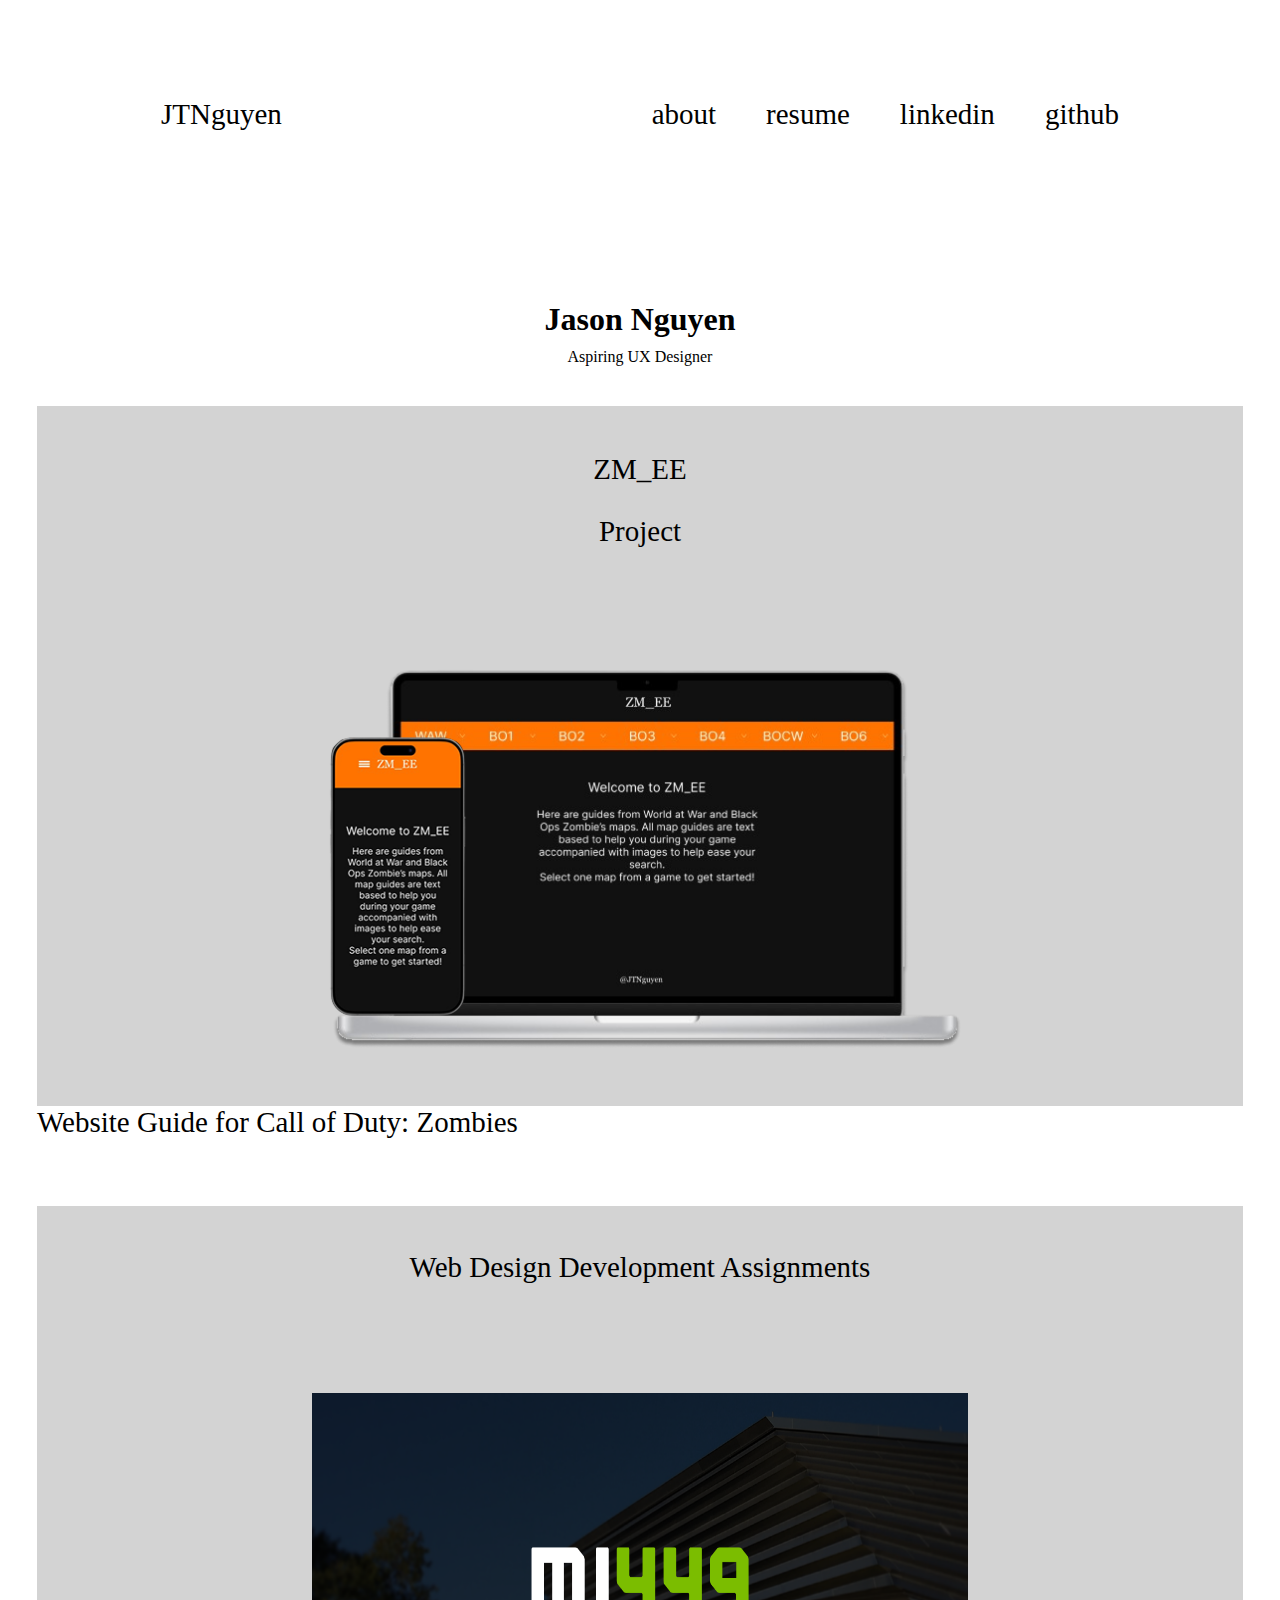
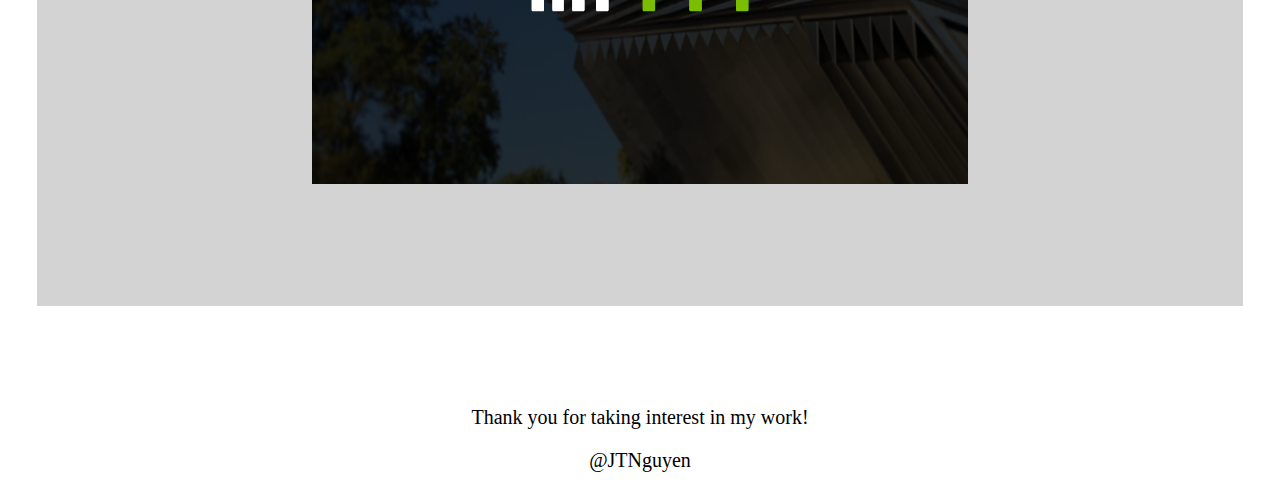
<file: index.html>
<!DOCTYPE html>
<html lang="en">
<head>
    <meta charset="UTF-8">
    <link rel="stylesheet" href="style.css">
    <meta name="viewport" content="width=device-width, initial-scale=1.0">
    <title>JTNguyen</title>
</head>
<body>
    <header>
        <h1><a href="index.html">JTNguyen</a></h1>
            <nav>
                <ul>
                    <li><a title="about page" href="about.html">about</a></li>
                    <li><a title="resume" href="Resume_JTNguyen.pdf">resume</a></li>
                    <li><a title="linkedin" href="https://www.linkedin.com/in/jason-nguyen-b04aa32a9/">linkedin</a></li>
                    <li><a title="github" href="https://github.com/jasonnguyen11141">github</a></li>
                </ul>
            </nav>
    </header>
    <div class="name">
        <h2>Jason Nguyen</h2>
        <p>Aspiring UX Designer</p>
    </div>
    <section class="zmee"><a href="zmee.html">
        <p class="top">ZM_EE</p>
        <p class="bottom">Project</p>
        <img src="Images/ZMEE/ZMEEhome.png" alt="zmee Project" width="656" height="391"> 
        <div class="zmeeDesc">
            <p>Website Guide for Call of Duty: Zombies</p>
        </div>
    </a></section>
    <section class="MI449"><a href="MI449.html">
        <p class="title" >Web Design Development Assignments</p>
        <img src="Images/mi449banner.png" alt="MI449 banner" width="656" height="391">
    </a></section>
    <footer>
        <p>Thank you for taking interest in my work!</p>
        <p>@JTNguyen</p>
    </footer>
</body>
</html>
</file>
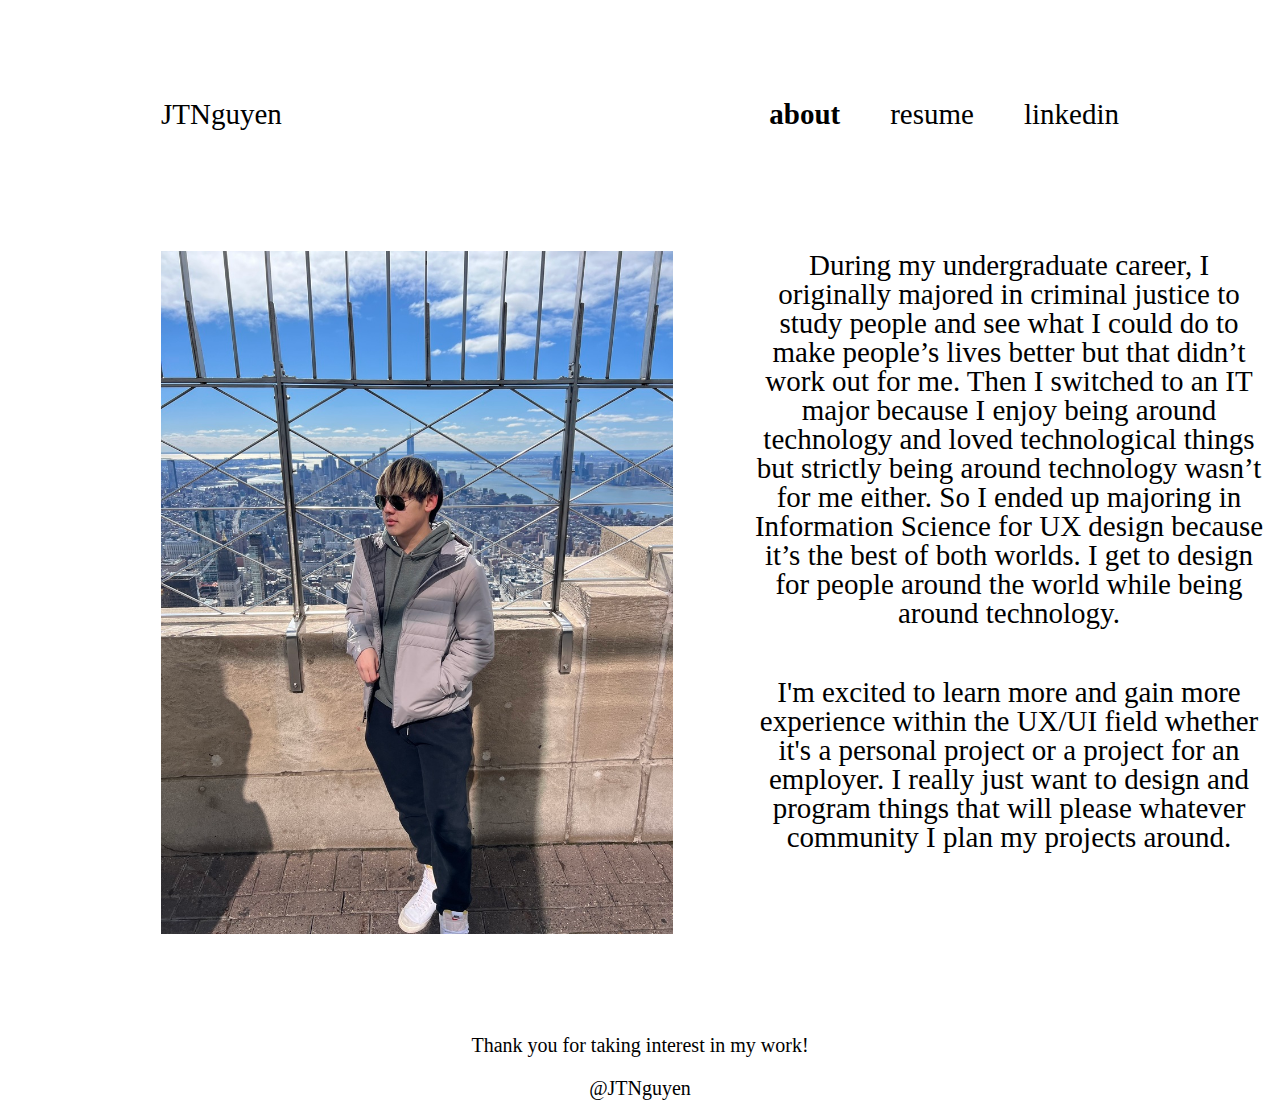
<file: about.html>
<!DOCTYPE html>
<html lang="en">
<head>
    <meta charset="UTF-8">
    <link rel="stylesheet" href="style.css">
    <meta name="viewport" content="width=device-width, initial-scale=1.0">
    <title>JTNguyen - about</title>
</head>
<body>
    <header>
        <h1><a href="index.html">JTNguyen</a></h1>
            <nav>
                <ul>
                    <li><a class="ab" title="about page" href="about.html">about</a></li>
                    <li><a title="resume" href="Resume_JTNguyen.pdf">resume</a></li>
                    <li><a title="linkedin" href="https://www.linkedin.com/in/jason-nguyen-b04aa32a9/">linkedin</a></li>
                </ul>
            </nav>
    </header>
    <div class="about">
        <img src="Images/NewYorkJason.jpg" alt="Jason Nguyen">
        <div>
        <p>
            During my undergraduate career, I originally majored in criminal justice to study people and see what I could do to make people’s lives better but that didn’t work out for me. Then I switched to an IT major because I enjoy being around technology and loved technological things but strictly being around technology wasn’t for me either. So I ended up majoring in Information Science for UX design because it’s the best of both worlds. I get to design for people around the world while being around technology.
        </p>
            <p>
            I'm excited to learn more and gain more experience within the UX/UI field whether it's a personal project or a project for an employer. I really just want to design and program things that will please whatever community I plan my projects around.
            </p>
        </div>
    </div>
    <footer>
        <p>Thank you for taking interest in my work!</p>
        <p>@JTNguyen</p>
    </footer>
</body>
</html>
</file>
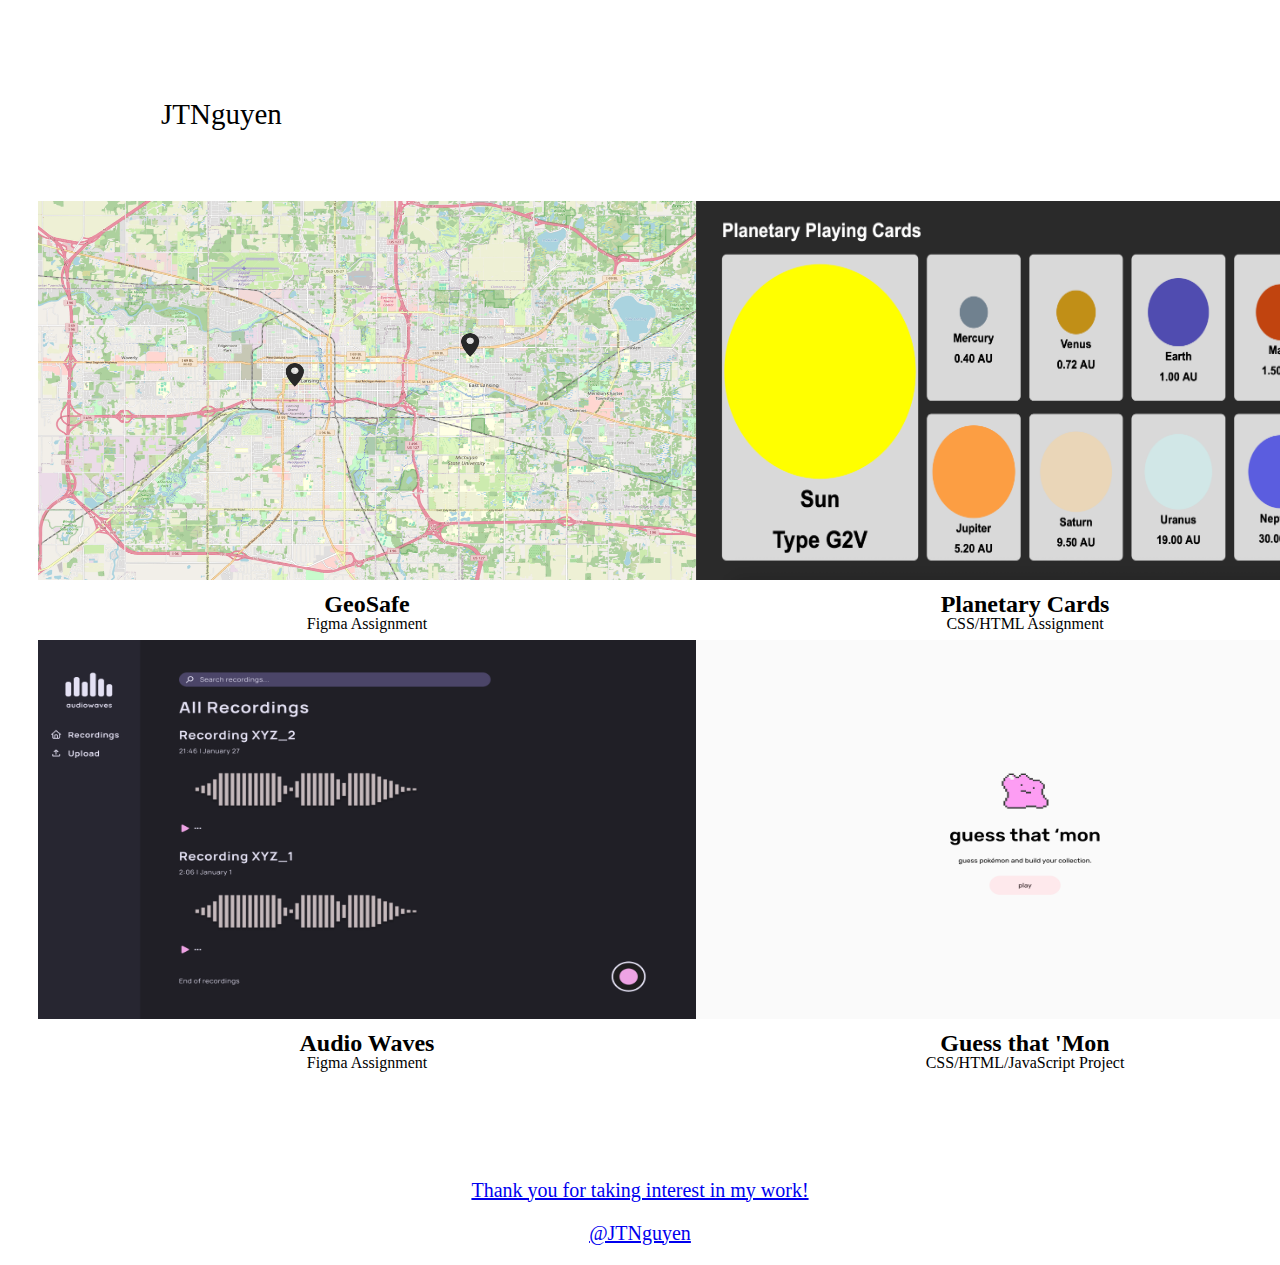
<file: Figma.html>
<!DOCTYPE html>
<html lang="en">
<head>
    <meta charset="UTF-8">
    <meta name="viewport" content="width=device-width, initial-scale=1.0">
    <link rel="stylesheet" href="style.css">
    <title>JTNguyen</title>
</head>
<body>
    <header>
        <h1><a href="index.html">JTNguyen</a></h1>
        
    </header>
    <section class="Assignments">
        <div class="Geosafe"><a href="https://www.figma.com/proto/nx94hOYaRDJk6tYKwjJ3A6/GeoSafe?page-id=0%3A1&node-id=8-235&viewport=-651%2C114%2C0.62&t=zxj4CVCEtDBiq3UH-1&scaling=scale-down&content-scaling=fixed&starting-point-node-id=8%3A235">
            <img src="Images/MI449/geosafe.png" alt="Geo Safe Prototype">
            <h2>GeoSafe</h2>
            <p>Figma Assignment</p>
        </a>
        </div>
        <div class="planetary"><a href="https://thriving-biscochitos-257e01.netlify.app">
            <img src="Images/MI449/Planetary.png" alt="Planetary Cite">
            <h2>Planetary Cards</h2>
            <p>CSS/HTML Assignment</p>
        </a>
        </div>
    <div class="audio"><a href="https://www.figma.com/proto/rpxjA3YktQjWaeNdh1Hp6Q/Protoype?page-id=0%3A1&node-id=1-15&p=f&viewport=63%2C248%2C0.18&t=hrjQ9rBWRQp2r9Oz-1&scaling=scale-down&content-scaling=fixed&starting-point-node-id=1%3A15">
        <img src="Images/MI449/audiowaves.png" alt="audiowaves prototype">
        <h2>Audio Waves</h2>
        <p>Figma Assignment</p>
    </a>
    </div>
    <div class="pkm"><a href="https://guessthatmon.netlify.app">
        <img src="Images/MI449/pokemonSite.png" alt="guess thast 'mon">
        <h2>Guess that 'Mon</h2>
        <p>CSS/HTML/JavaScript Project</p>
    </section>
    <footer>
        <p>Thank you for taking interest in my work!</p>
        <p>@JTNguyen</p>
    </footer>
</body>
</html>
</file>
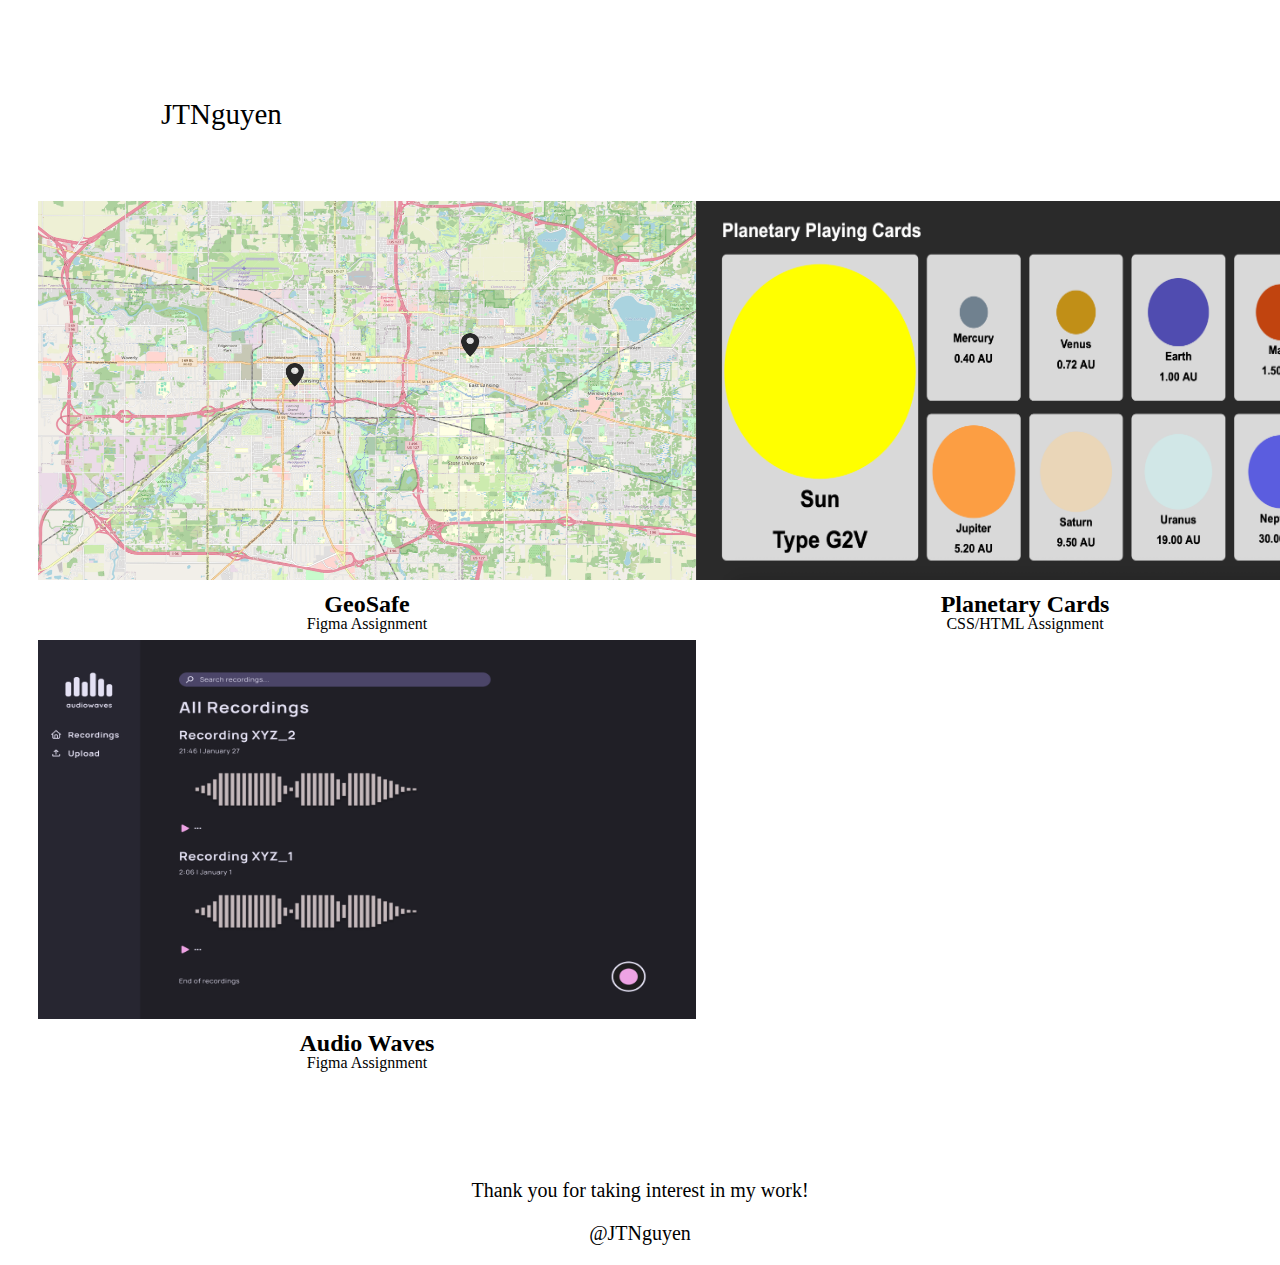
<file: MI449.html>
<!DOCTYPE html>
<html lang="en">
<head>
    <meta charset="UTF-8">
    <meta name="viewport" content="width=device-width, initial-scale=1.0">
    <link rel="stylesheet" href="style.css">
    <title>JTNguyen</title>
</head>
<body>
    <header>
        <h1><a href="index.html">JTNguyen</a></h1>
    </header>
    <section class="Assignments">
        <div class="Geosafe"><a href="https://www.figma.com/proto/nx94hOYaRDJk6tYKwjJ3A6/GeoSafe?page-id=0%3A1&node-id=8-235&viewport=-651%2C114%2C0.62&t=zxj4CVCEtDBiq3UH-1&scaling=scale-down&content-scaling=fixed&starting-point-node-id=8%3A235">
            <img src="Images/MI449/geosafe.png" alt="Geo Safe Prototype">
            <h2>GeoSafe</h2>
            <p>Figma Assignment</p>
        </a>
        </div>
        <div class="planetary"><a href="https://thriving-biscochitos-257e01.netlify.app">
            <img src="Images/MI449/Planetary.png" alt="Planetary Cite">
            <h2>Planetary Cards</h2>
            <p>CSS/HTML Assignment</p>
        </a>
        </div>
    </div>
    <div class="audio"><a href="https://www.figma.com/proto/rpxjA3YktQjWaeNdh1Hp6Q/Protoype?page-id=0%3A1&node-id=1-15&p=f&viewport=63%2C248%2C0.18&t=hrjQ9rBWRQp2r9Oz-1&scaling=scale-down&content-scaling=fixed&starting-point-node-id=1%3A15">
        <img src="Images/MI449/audiowaves.png" alt="audiowaves prototype">
        <h2>Audio Waves</h2>
        <p>Figma Assignment</p>
    </a>
    </div>
    </section>
    <footer>
        <p>Thank you for taking interest in my work!</p>
        <p>@JTNguyen</p>
    </footer>
</body>
</html>
</file>
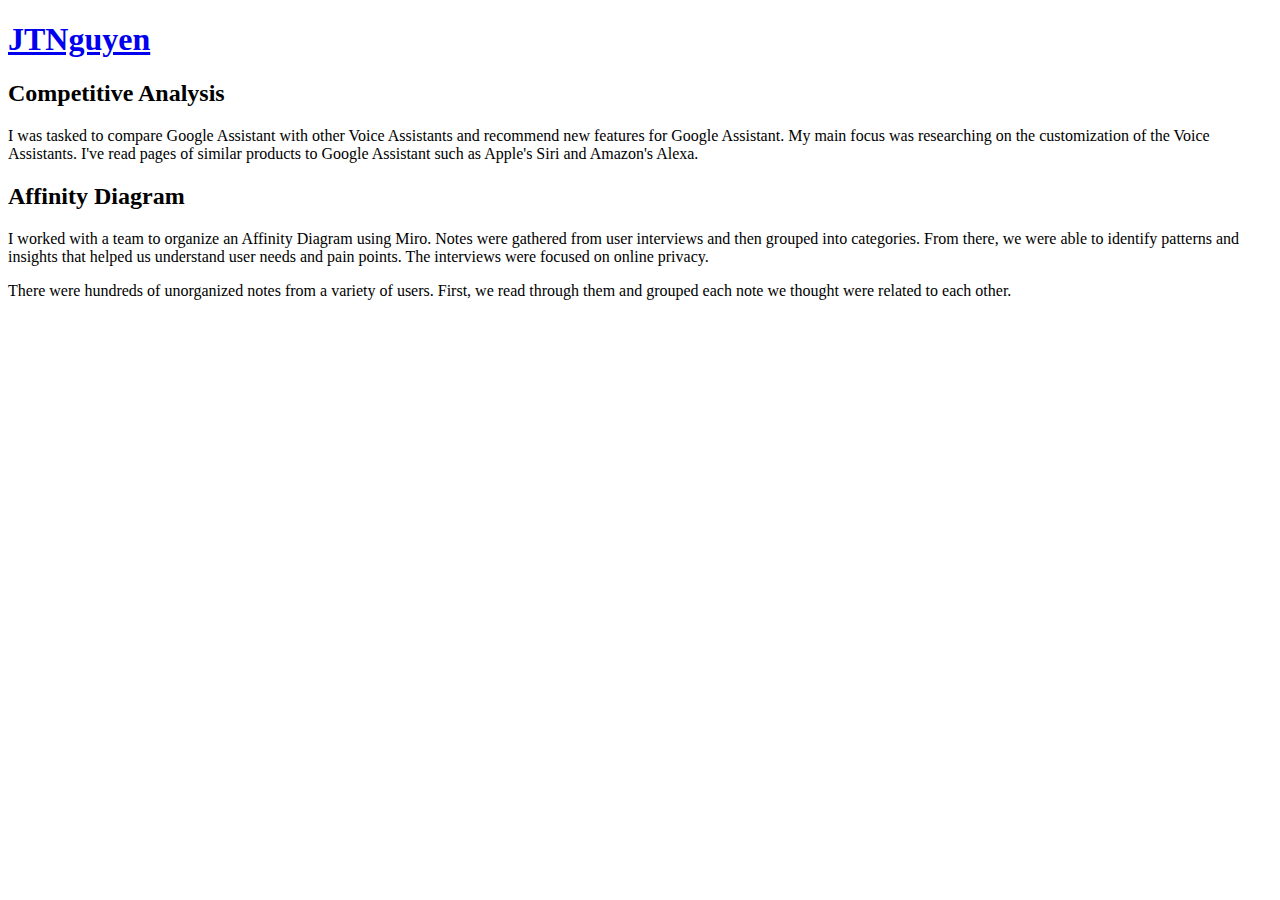
<file: research.html>
<!DOCTYPE html>
<html lang="en">
<head>
    <meta charset="UTF-8">
    <meta name="viewport" content="width=device-width, initial-scale=1.0">
    <title>Research</title>
</head>
<body>
    <header>
        <h1><a href="index.html">JTNguyen</a></h1>
    </header>
    <section class="research">
        <div>
            <h2>Competitive Analysis</h2>
            <p>I was tasked to compare Google Assistant with other Voice Assistants and recommend new features for Google Assistant. My main focus was researching on the customization of the Voice Assistants. I've read pages of similar products to Google Assistant such as Apple's Siri and Amazon's Alexa.   </p>
        </div>
        <div>
            <h2>Affinity Diagram</h2>
            <p>
                I worked with a team to organize an Affinity Diagram using Miro. Notes were gathered from user interviews and then grouped into categories. From there, we were able to identify patterns and insights that helped us understand user needs and pain points. The interviews were focused on online privacy. 
            </p>
            <p>
                There were hundreds of unorganized notes from a variety of users. First, we read through them and grouped each note we thought were related to each other.
            </p>
        </div>

    </section>
</body>
</html>
</file>
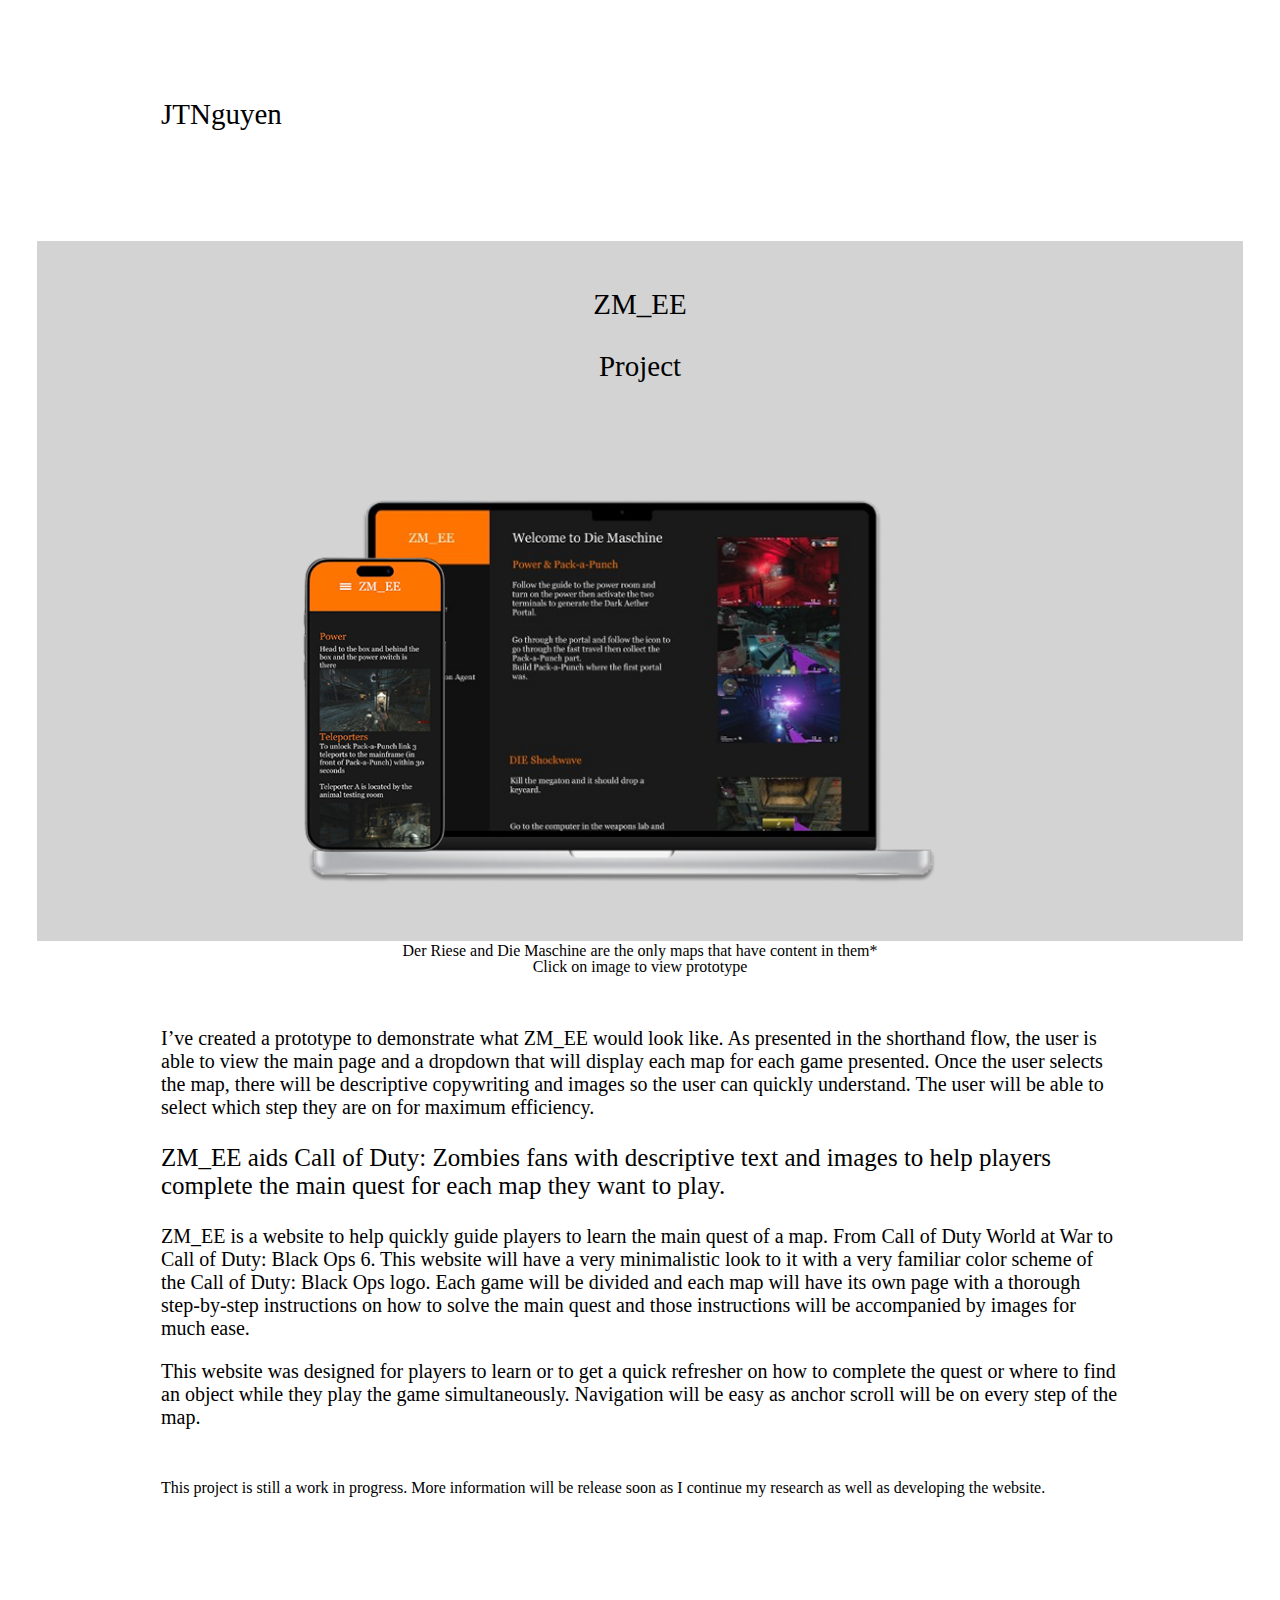
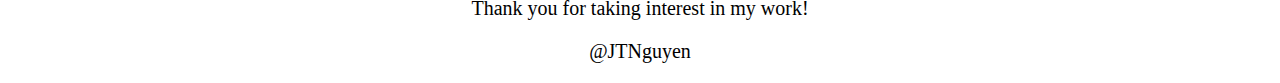
<file: zm_ee.html>
<!DOCTYPE html>
<html lang="en">

<head>
    <meta charset="UTF-8">
    <link rel="stylesheet" href="style.css">
    <meta name="viewport" content="width=device-width, initial-scale=1.0">
    <title>JTNguyen - zmee</title>
</head>

<body>
    <header>
        <h1><a href="index.html">JTNguyen</a></h1>
    </header>
    <div class="zmee"><a href="https://www.figma.com/proto/mfk2gQfFhD4B8755erR9S7/zm_ee?page-id=0%3A1&node-id=12-116&p=f&viewport=1343%2C1100%2C0.55&t=XWtvxA0DgNH2HKV2-1&scaling=scale-down&content-scaling=fixed&starting-point-node-id=12%3A116&show-proto-sidebar=1 ">
        <p class="top">ZM_EE</p>
        <p class="bottom">Project</p>
        <img src="images/ZMEEpages.png" alt="zmee Project" width="656" height="391">
        </a></div>
    <div class="note">
        <p>Der Riese and Die Maschine are the only maps that have content in them*</p>
        <p>Click on image to view prototype</p>
    </div>
    <div class="prototype">
        <p>I’ve created a prototype to demonstrate what ZM_EE would look like. As presented in the shorthand flow, the
            user is able to view the main page and a dropdown that will display each map for each game presented. Once
            the user selects the map, there will be descriptive copywriting and images so the user can quickly
            understand. The user will be able to select which step they are on for maximum efficiency.
        </p>
    </div>
    <div class="spitch">
        <p>ZM_EE aids Call of Duty: Zombies fans with descriptive text and images to help players complete the main
            quest for each map they want to play.</p>
    </div>
    <div class="lpitch">
        <p>ZM_EE is a website to help quickly guide players to learn the main quest of a map. From Call of Duty World at
            War to Call of Duty: Black Ops 6. This website will have a very minimalistic look to it with a very familiar
            color scheme of the Call of Duty: Black Ops logo. Each game will be divided and each map will have its own
            page with a thorough step-by-step instructions on how to solve the main quest and those instructions will be
            accompanied by images for much ease. </p>
        <p>This website was designed for players to learn or to get a quick refresher on how to complete the quest or
            where to find an object while they play the game simultaneously. Navigation will be easy as anchor scroll
            will be on every step of the map.</p>
    </div>
    <div class="WIP">
        <p>This project is still a work in progress. More information will be release soon as I continue my research
            as well as developing the website.</p>
    </div>
    <footer>
        <p>Thank you for taking interest in my work!</p>
        <p>@JTNguyen</p>
    </footer>
</body>

</html>
</file>
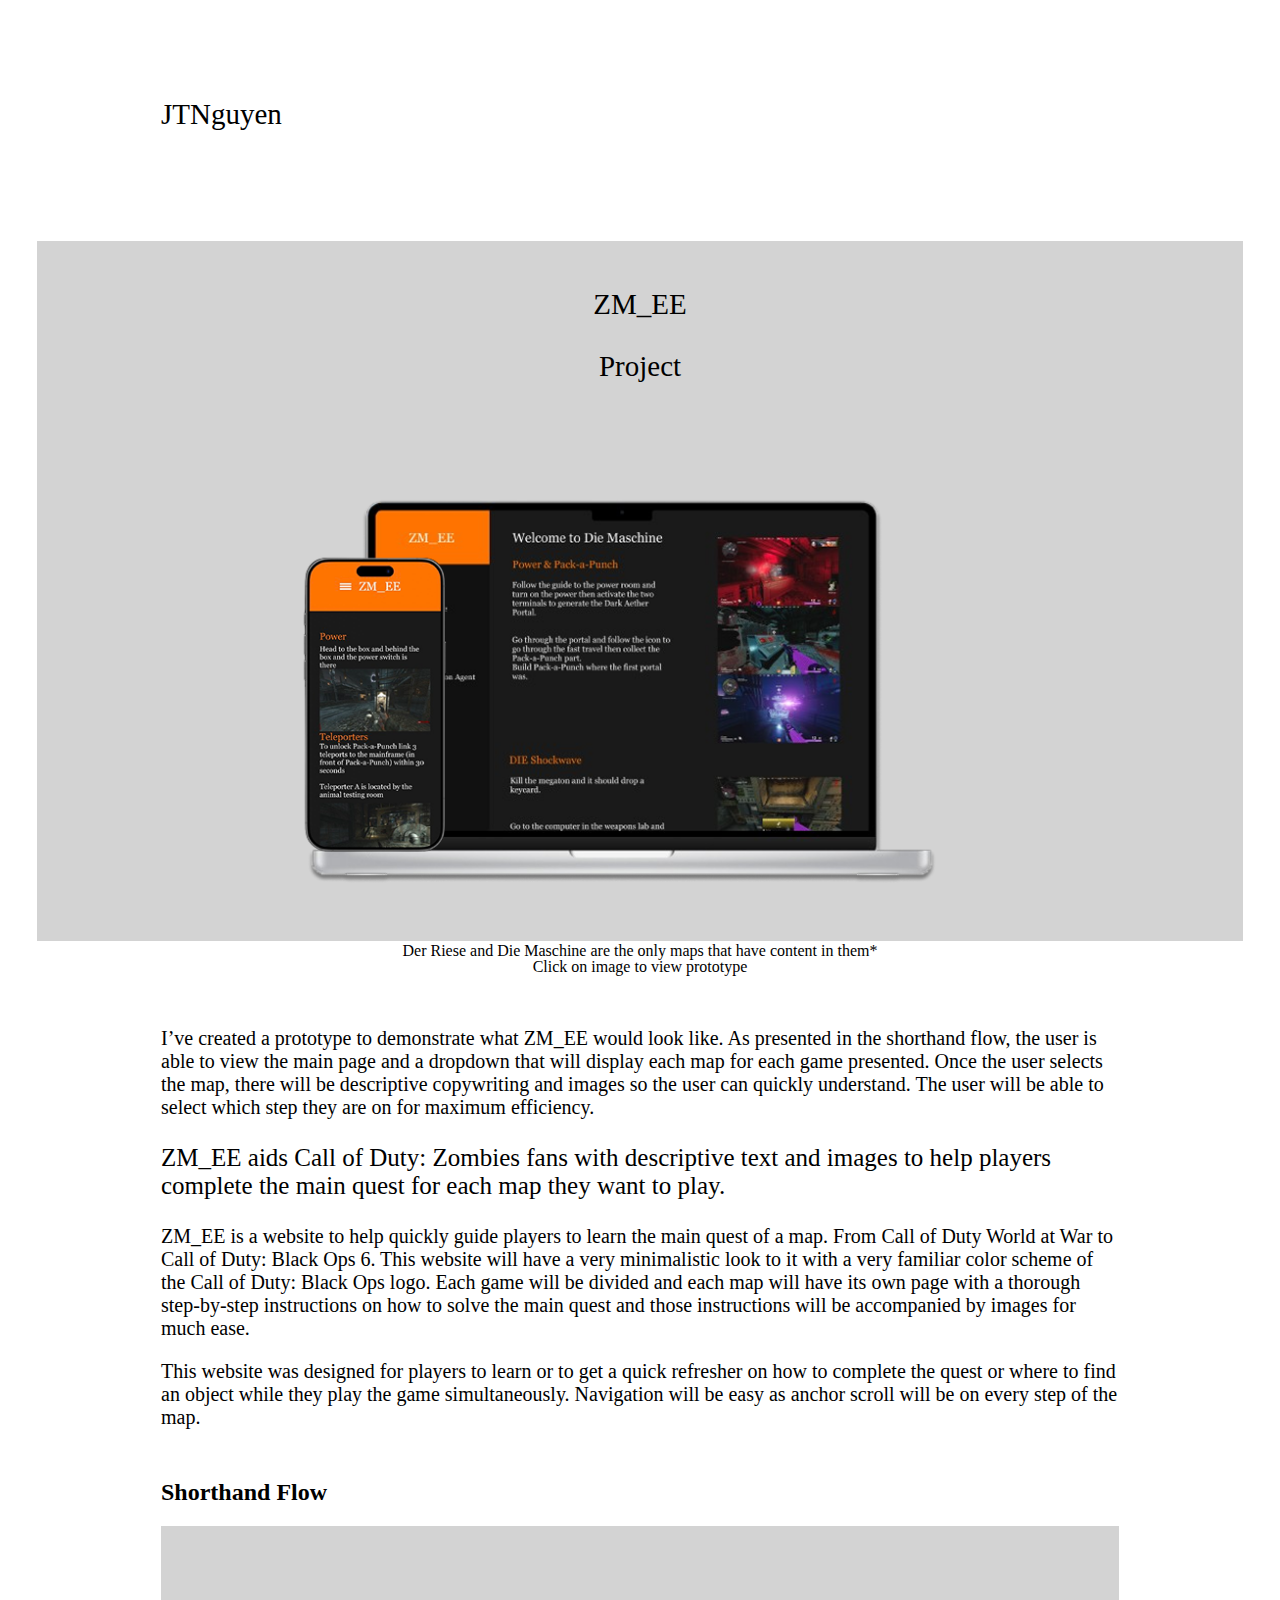
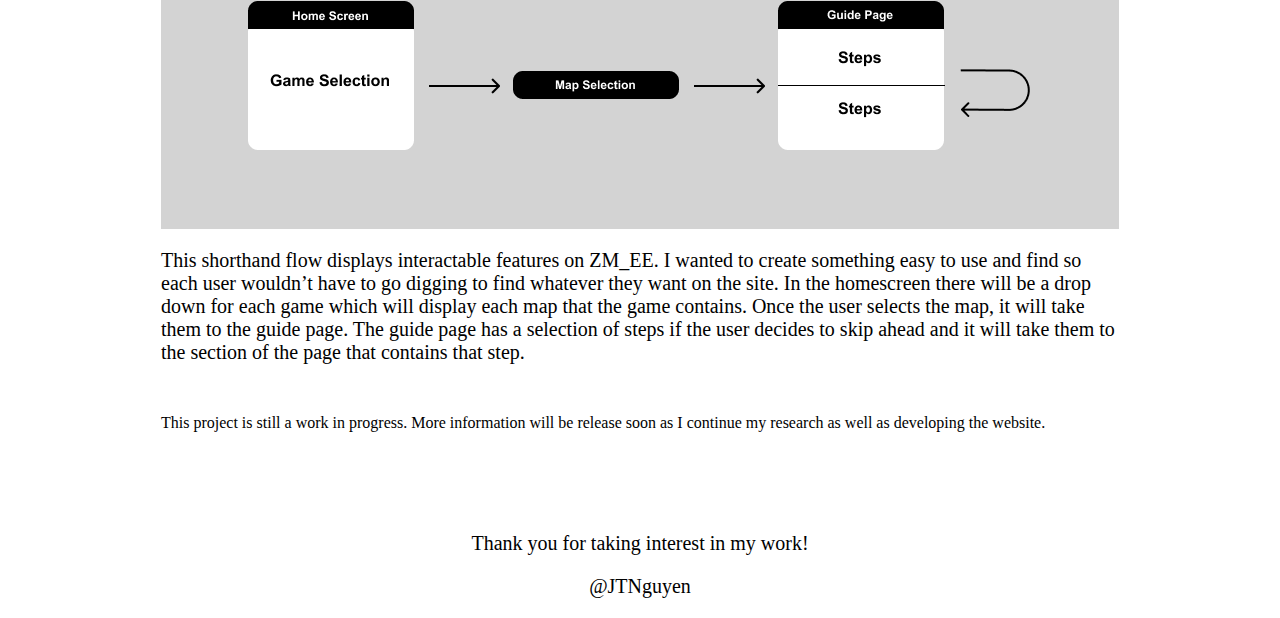
<file: zmee.html>
<!DOCTYPE html>
<html lang="en">

<head>
    <meta charset="UTF-8">
    <link rel="stylesheet" href="style.css">
    <meta name="viewport" content="width=device-width, initial-scale=1.0">
    <title>JTNguyen - ZMEE</title>
</head>

<body>
    <header>
        <h1><a href="index.html">JTNguyen</a></h1>
    </header>
    <div class="zmee"><a href="https://www.figma.com/proto/mfk2gQfFhD4B8755erR9S7/zm_ee?page-id=0%3A1&node-id=12-116&p=f&viewport=1343%2C1100%2C0.55&t=XWtvxA0DgNH2HKV2-1&scaling=scale-down&content-scaling=fixed&starting-point-node-id=12%3A116&show-proto-sidebar=1 ">
        <p class="top">ZM_EE</p>
        <p class="bottom">Project</p>
        <img src="Images/ZMEE/ZMEEpages.png" alt="zmee Project" width="656" height="391">
        </a></div>
    <div class="note">
        <p>Der Riese and Die Maschine are the only maps that have content in them*</p>
        <p>Click on image to view prototype</p>
    </div>
    <div class="prototype">
        <p>I’ve created a prototype to demonstrate what ZM_EE would look like. As presented in the shorthand flow, the
            user is able to view the main page and a dropdown that will display each map for each game presented. Once
            the user selects the map, there will be descriptive copywriting and images so the user can quickly
            understand. The user will be able to select which step they are on for maximum efficiency.
        </p>
    </div>
    <div class="spitch">
        <p>ZM_EE aids Call of Duty: Zombies fans with descriptive text and images to help players complete the main
            quest for each map they want to play.</p>
    </div>
    <div class="lpitch">
        <p>ZM_EE is a website to help quickly guide players to learn the main quest of a map. From Call of Duty World at
            War to Call of Duty: Black Ops 6. This website will have a very minimalistic look to it with a very familiar
            color scheme of the Call of Duty: Black Ops logo. Each game will be divided and each map will have its own
            page with a thorough step-by-step instructions on how to solve the main quest and those instructions will be
            accompanied by images for much ease. </p>
        <p>This website was designed for players to learn or to get a quick refresher on how to complete the quest or
            where to find an object while they play the game simultaneously. Navigation will be easy as anchor scroll
            will be on every step of the map.</p>
    </div>
    <div class="shf">
        <h2>Shorthand Flow</h2>
        <div class="shfimg">
            <img src="Images/ZMEE/Flow.png" alt="Shorthand Flow">
        </div>
        <p>This shorthand flow displays interactable features on ZM_EE. I wanted to create something easy to use and find so each user wouldn’t have to go digging to find whatever they want on the site. In the homescreen there will be a drop down for each game which will display each map that the game contains. Once the user selects the map, it will take them to the guide page. The guide page has a selection of steps if the user decides to skip ahead and it will take them to the section of the page that contains that step. 
        </p>
    </div>
    <div class="WIP">
        <p>This project is still a work in progress. More information will be release soon as I continue my research
            as well as developing the website.</p>
    </div>
    <footer>
        <p>Thank you for taking interest in my work!</p>
        <p>@JTNguyen</p>
    </footer>
</body>

</html>
</file>
<file: style.css>
:root{
    --img-background-color: #d3d3d3
    
}
body{
    font-family: georgia;
    background: #FFFFFF;
    flex-direction: column;
}
header{
    display: flex;
    justify-content: space-between;
}
h1{
    text-decoration: none;
    font-size: 29px;
    line-height: normal;
    margin: 90px auto 70px 153px;
    font-family: Georgia, 'Times New Roman', Times, serif;
}
h1 a{
    text-decoration: none;
    color: black;
    font-weight: normal;
}
ul{
    display: flex;
    list-style-type: none;
    margin: 90px 153px 70px auto;  
}
li{
    padding-left: 50px;
    font-size: 29px;
}
li a{
    text-decoration: none;
    color: black;
}
li a:hover{
    font-style: oblique;
}
.name{
    text-align: center;
    margin: 100px 0 0 auto;
}
.name h2{
    margin-bottom: 10px;
    font-size: 32px;
    
}
.name p{
    margin: 0;
    font-size: 16px;
    
}
.about{
    display: grid;
    grid-template-columns: repeat(2,1fr);
    gap: 30px;
}   
.about p{
    margin: 50px 150px 50px 50px;
    text-align: center;
    font-size: 29px;
    width: 512px;
    line-height: 1;
}

.about img{
    margin-left: 153px;
    margin-top: 50px;
    width: 512px;
}
.ab{
    font-weight: bolder;
}
.zmee, .MI449{
    background: var(--img-background-color);
    width: 1206px;
    height: 700px;
    text-align: center;
    margin: 40px auto 100px auto;
}
.zmee p{
    font-size: 29px;
}
.top{
    font-size: 29px;
}
.title{
    font-size: 29px;
    padding-top: 45px;
}
.zmee a{
    text-decoration: none;
    color: black;
    margin: 45px;
    
}
.MI449 a{
    text-decoration: none;
    color: black;
}
.zmee img, .MI449 img{
    margin-top: 80px;
}
.zmeeDesc{
    padding-top: 25px;
    text-align: left;
}
.note{
    text-align: center;
    align-items: center;
    margin:-90px;
    margin-bottom: 60px;
    line-height: 0;
}
.prototype {
    align-items: center;
    text-align: left;
    margin: 0 153px 0 153px ;
    font-size: 20px;
}
.spitch{
    align-items: center;
    text-align: left;
    margin: 0 153px 0 153px ;
    font-size: 25px;
}
.lpitch{
    align-items: center;
    text-align: left;
    margin: 0 153px 50px 153px ;
    font-size: 20px;
}
.shf{
    margin: 50px 153px 50px 153px ;
}
.shf .shfimg{
    text-align: center;
    size-adjust: smaller;
    background-color: var(--img-background-color);
}
.shf .shfimg img{
    margin: 75px 0 75px 0;
}
.shf p{
    text-align: left;
    font-size: 20px;
}
.WIP{
    margin-left: 153px;
}
.Assignments img{
    width: 658px;
    height: 379px;

}
.Assignments{
    display: grid;
    grid-template-columns: repeat(2,1fr);
    padding-left: 30px;
}
.Assignments h2, .Assignments p{
    text-align: center;
    color: black;
    line-height: 0;
}
.Assignments a{
    text-decoration: none;
}
footer{
    text-align: center;
    font-size: 20px;
    margin-top: 100px;
}
</file>
